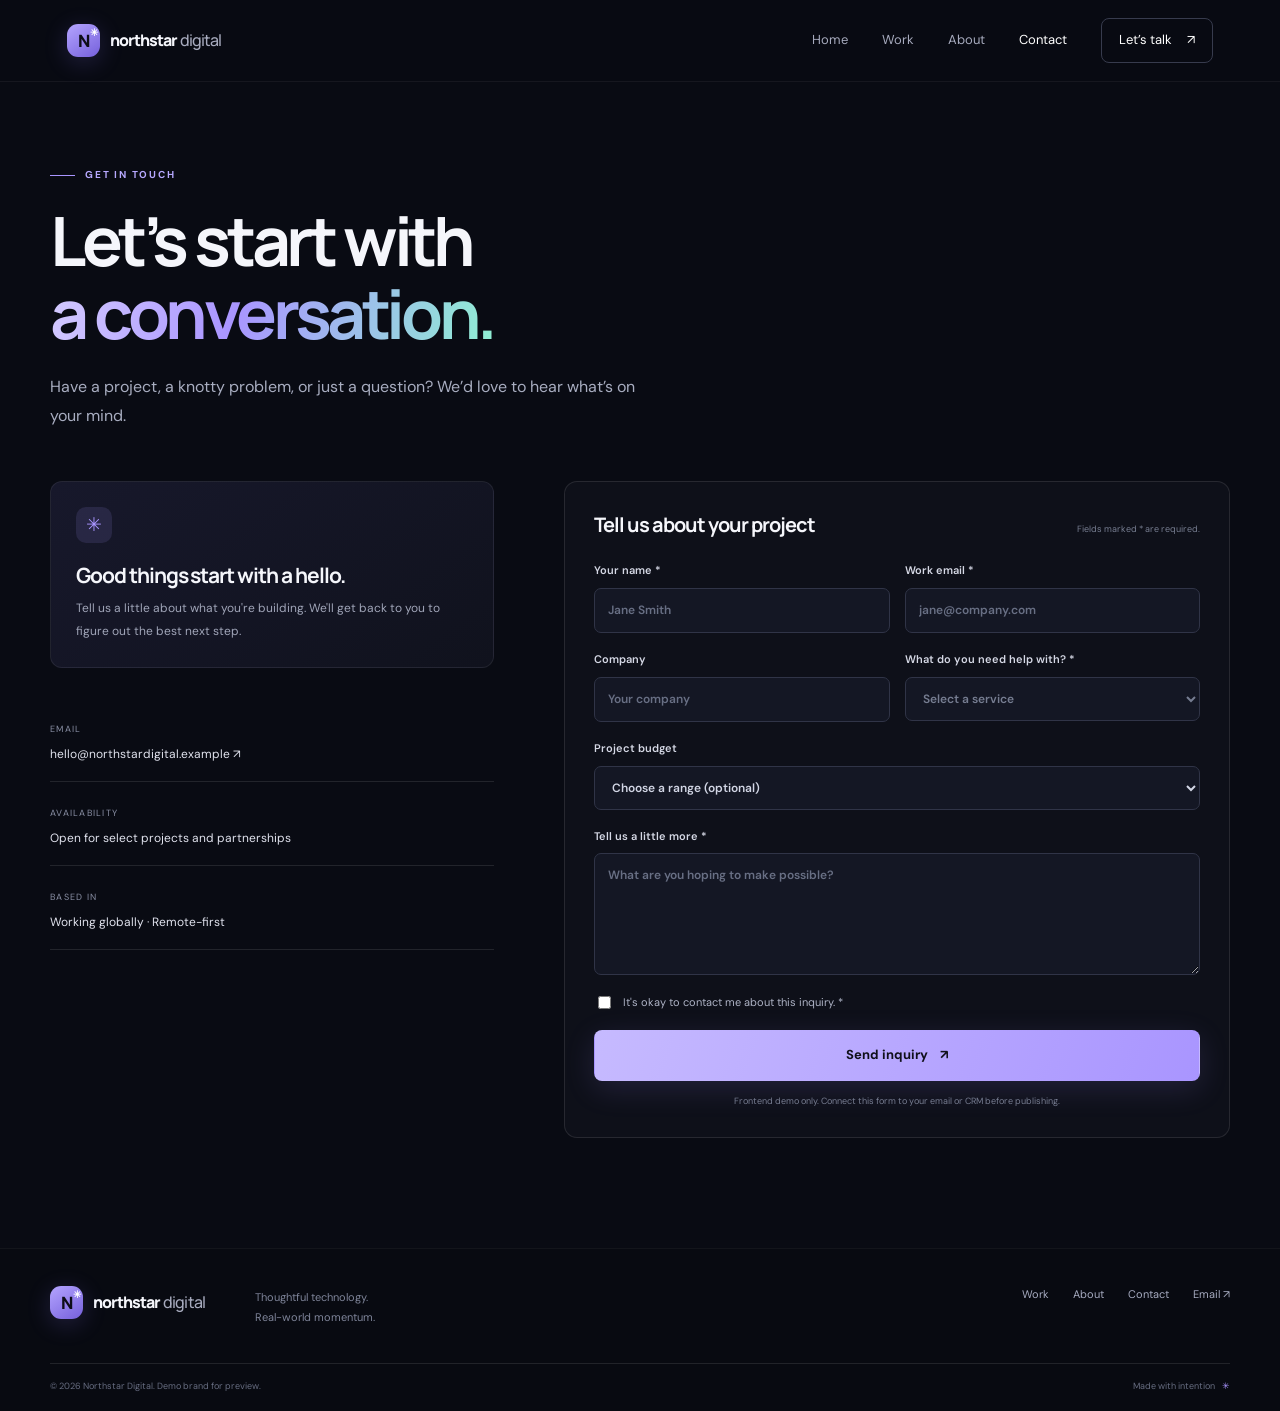
<file: contact.html>
<!DOCTYPE html><html lang="en"><head><meta charset="UTF-8"><meta name="viewport" content="width=device-width, initial-scale=1.0"><title>Contact — Northstar Digital</title><link rel="preconnect" href="https://fonts.googleapis.com"><link href="https://fonts.googleapis.com/css2?family=DM+Sans:wght@400;500;600;700&family=Manrope:wght@400;500;600;700;800&display=swap" rel="stylesheet"><link rel="stylesheet" href="assets/css/styles.css"></head><body>
<header class="site-header"><a class="brand" href="index.html"><span class="brand-mark">N<span>✳</span></span><span>northstar<span class="brand-light">digital</span></span></a><button class="menu-toggle" aria-label="Open navigation" aria-expanded="false"><span></span><span></span></button><nav class="nav-links"><a href="index.html">Home</a><a href="portfolio.html">Work</a><a href="about.html">About</a><a class="active" href="contact.html">Contact</a><a class="nav-cta" href="#contact-form">Let’s talk <span>↗</span></a></nav></header>
<main><section class="page-hero contact-hero section-wrap"><div class="eyebrow"><span class="eyebrow-line"></span> GET IN TOUCH</div><h1>Let’s start with<br><span class="gradient-text">a conversation.</span></h1><p>Have a project, a knotty problem, or just a question? We’d love to hear what’s on your mind.</p></section>
<section class="contact-layout section-wrap"><div class="contact-aside"><div class="contact-note"><span class="note-icon">✳</span><h3>Good things start with a hello.</h3><p>Tell us a little about what you're building. We'll get back to you to figure out the best next step.</p></div><div class="contact-detail"><span>EMAIL</span><a href="mailto:hello@northstardigital.example">hello@northstardigital.example ↗</a></div><div class="contact-detail"><span>AVAILABILITY</span><p>Open for select projects and partnerships</p></div><div class="contact-detail"><span>BASED IN</span><p>Working globally · Remote-first</p></div></div>
<form class="contact-form" id="contact-form"><div class="form-heading"><h2>Tell us about your project</h2><p>Fields marked * are required.</p></div><div class="form-row"><label>Your name *<input name="name" type="text" placeholder="Jane Smith" required autocomplete="name"></label><label>Work email *<input name="email" type="email" placeholder="jane@company.com" required autocomplete="email"></label></div><div class="form-row"><label>Company<input name="company" type="text" placeholder="Your company" autocomplete="organization"></label><label>What do you need help with? *<select name="service" required><option value="" disabled selected>Select a service</option><option>Digital product / web app</option><option>Website & brand experience</option><option>Cloud & engineering</option><option>AI & automation</option><option>Product strategy</option><option>Something else</option></select></label></div><label>Project budget <select name="budget"><option value="" selected>Choose a range (optional)</option><option>Under $5,000</option><option>$5,000–$15,000</option><option>$15,000–$50,000</option><option>$50,000+</option><option>Not sure yet</option></select></label><label>Tell us a little more *<textarea name="message" rows="5" placeholder="What are you hoping to make possible?" required></textarea></label><label class="consent"><input type="checkbox" required> <span>It's okay to contact me about this inquiry. *</span></label><button class="button button-primary submit-button" type="submit">Send inquiry <span>↗</span></button><p class="form-disclaimer">Frontend demo only. Connect this form to your email or CRM before publishing.</p><div class="form-success" role="status" aria-live="polite" hidden><strong>Thanks for reaching out.</strong><span>Your message is validated in this demo. No email has been sent yet.</span></div></form></section></main>
<footer class="site-footer"><div class="footer-main"><a class="brand" href="index.html"><span class="brand-mark">N<span>✳</span></span><span>northstar<span class="brand-light">digital</span></span></a><p>Thoughtful technology.<br>Real-world momentum.</p><div class="footer-links"><a href="portfolio.html">Work</a><a href="about.html">About</a><a href="contact.html">Contact</a><a href="mailto:hello@northstardigital.example">Email ↗</a></div></div><div class="footer-bottom"><span>© <span data-year></span> Northstar Digital. Demo brand for preview.</span><span>Made with intention <span class="heart">✳</span></span></div></footer><script src="assets/js/main.js"></script></body></html>
</file>
<file: assets/css/styles.css>
/* Northstar Digital — responsive frontend concept */
:root{--ink:#f5f6fb;--muted:#a0a5b8;--dim:#73798f;--bg:#090b13;--panel:#10131e;--panel2:#151927;--line:rgba(255,255,255,.1);--purple:#a995ff;--mint:#8ff0d2;--peach:#ffbd9f;--font:"DM Sans",sans-serif;--display:"Manrope",sans-serif;--max:1180px}
*{box-sizing:border-box}html{scroll-behavior:smooth;scroll-padding-top:100px}body{margin:0;background:var(--bg);color:var(--ink);font-family:var(--font);font-size:15px;line-height:1.6;-webkit-font-smoothing:antialiased}a{color:inherit;text-decoration:none}button,input,textarea,select{font:inherit}button,a{-webkit-tap-highlight-color:transparent}img{display:block;max-width:100%}.announcement{height:34px;display:flex;align-items:center;justify-content:center;gap:9px;background:#121522;color:#c6cada;font-size:11px;letter-spacing:.04em}.status-dot,.chip-pulse{width:6px;height:6px;background:var(--mint);border-radius:50%;box-shadow:0 0 12px #8ff0d288}.announcement-sep{color:#51566a}.site-header{height:82px;padding:0 max(5.2vw,24px);display:flex;align-items:center;justify-content:space-between;border-bottom:1px solid rgba(255,255,255,.055);position:relative;z-index:20;background:rgba(9,11,19,.92);backdrop-filter:blur(16px)}.brand{display:flex;align-items:center;gap:10px;font-family:var(--display);font-weight:800;font-size:16px;letter-spacing:-.06em}.brand-mark{width:33px;height:33px;border-radius:11px;background:linear-gradient(145deg,#b4a4ff,#7560db);color:#0d0d18;display:grid;place-items:center;font-size:17px;position:relative;box-shadow:0 5px 24px #8c79ff33}.brand-mark span{font-size:10px;position:absolute;right:3px;top:0;color:#fff}.brand-light{font-weight:500;color:#a6aabd;margin-left:3px}.nav-links{display:flex;align-items:center;gap:34px;font-size:13px;color:#a6aabd}.nav-links>a:not(.nav-cta){transition:color .2s}.nav-links>a:hover,.nav-links>a.active{color:#fff}.nav-cta{border:1px solid #373b4d;padding:11px 17px;border-radius:8px;color:#fff!important;transition:background .2s,border .2s}.nav-cta:hover{background:#1b2030;border-color:#686080}.nav-cta span,.button span{margin-left:12px}.menu-toggle{display:none;background:none;border:0;color:white}.section-wrap{width:min(var(--max),calc(100% - 64px));margin-inline:auto}.hero{min-height:650px;position:relative;overflow:hidden;display:grid;grid-template-columns:1fr 1fr;align-items:center;padding:65px max(calc((100% - var(--max))/2),32px) 86px;background:radial-gradient(ellipse at 76% 45%,#272044 0%,#111222 27%,#090b13 63%)}.hero-grid{position:absolute;inset:0;background-image:linear-gradient(rgba(255,255,255,.025) 1px,transparent 1px),linear-gradient(90deg,rgba(255,255,255,.025) 1px,transparent 1px);background-size:56px 56px;mask-image:linear-gradient(90deg,transparent,#000 60%,#000);pointer-events:none}.hero-glow{position:absolute;width:440px;height:440px;border-radius:50%;background:#6b4ee41a;filter:blur(70px);right:10%;top:20%;pointer-events:none}.hero-copy{position:relative;z-index:2;max-width:570px}.eyebrow{display:flex;align-items:center;gap:10px;color:#b7a9ff;font-size:10px;letter-spacing:.18em;font-weight:700}.eyebrow-line{height:1px;width:25px;background:#a995ff}.hero h1,.page-hero h1,.project-detail-hero h1{font-family:var(--display);font-size:clamp(42px,5.2vw,70px);line-height:1.08;letter-spacing:-.065em;margin:24px 0 22px;font-weight:700}.gradient-text{background:linear-gradient(105deg,#d5ccff 0%,#a995ff 42%,#8ff0d2 100%);-webkit-background-clip:text;background-clip:text;color:transparent}.hero-description,.page-hero>p{font-size:16px;line-height:1.8;color:#a8adc0;max-width:470px}.hero-actions{display:flex;align-items:center;gap:27px;margin-top:30px}.button{display:inline-flex;align-items:center;justify-content:center;border-radius:8px;padding:14px 19px;font-size:13px;font-weight:700;transition:transform .2s,box-shadow .2s,background .2s;border:1px solid transparent;cursor:pointer}.button:hover{transform:translateY(-2px)}.button-primary{color:#10101a;background:linear-gradient(110deg,#c6baff,#a995ff);box-shadow:0 8px 30px #8e7be52a}.button-primary:hover{box-shadow:0 12px 35px #8e7be54a}.text-link{font-size:13px;font-weight:600;color:#d4d7e4}.text-link span{margin-left:7px;color:var(--mint)}.hero-proof{display:flex;align-items:center;gap:13px;margin-top:48px}.avatar-stack{display:flex;padding-left:2px}.avatar-stack span{width:29px;height:29px;border-radius:50%;border:2px solid #11121e;background:linear-gradient(135deg,#b6a7ff,#6257a5);display:grid;place-items:center;margin-left:-4px;font-size:8px;font-weight:700;color:#111}.avatar-stack span:nth-child(2){background:linear-gradient(135deg,#a0e8d8,#438e8b)}.avatar-stack span:nth-child(3){background:linear-gradient(135deg,#ffc5a5,#b96f60)}.avatar-stack span:nth-child(4){background:#292b3d;color:#fff}.hero-proof strong,.hero-proof small{display:block;font-size:11px}.hero-proof strong{font-weight:600}.hero-proof small{color:#7e849a;margin-top:2px}.hero-art{position:relative;min-height:465px;perspective:1000px;z-index:1}.orbit{position:absolute;border:1px solid #a995ff28;border-radius:50%;left:50%;top:49%;transform:translate(-50%,-50%) rotate(-22deg);width:420px;height:210px}.orbit-two{width:440px;height:290px;transform:translate(-50%,-50%) rotate(54deg);border-color:#8ff0d21c}.orbit-three{width:300px;height:360px;transform:translate(-50%,-50%) rotate(76deg);border-color:#fff1}.three-d-object{position:absolute;left:50%;top:47%;width:185px;height:185px;transform-style:preserve-3d;transform:translate(-50%,-50%) rotateX(-26deg) rotateY(-37deg);animation:cube-float 7s ease-in-out infinite}.cube-face{position:absolute;width:150px;height:150px;left:17px;top:17px;border:1px solid #d4caff88;backdrop-filter:blur(5px)}.cube-front{transform:translateZ(75px);background:linear-gradient(140deg,#a995ffdd,#6551b7aa);box-shadow:inset 0 0 40px #e7e1ff55,0 0 60px #a995ff55;display:grid;place-items:center;font:800 72px var(--display);color:#ece8ff;text-shadow:0 3px 15px #33216d}.cube-side{transform:rotateY(90deg) translateZ(75px);background:linear-gradient(145deg,#4c418d,#8ff0d266)}.cube-top{transform:rotateX(90deg) translateZ(75px);background:linear-gradient(135deg,#d6cdff,#8d80d9)}.cube-orb{position:absolute;width:34px;height:34px;border-radius:50%;background:radial-gradient(circle at 30% 25%,#fff,#8ff0d2 35%,#4c7b94 70%);top:-5px;right:-2px;transform:translateZ(95px);box-shadow:0 0 30px #8ff0d288}.glass-card{position:absolute;border:1px solid #ffffff20;background:linear-gradient(145deg,#ffffff14,#ffffff05);backdrop-filter:blur(18px);border-radius:13px;box-shadow:0 20px 65px #0004}.card-back{width:205px;padding:17px;right:0;top:37px;transform:rotate(5deg)}.mini-label{font-size:8px;letter-spacing:.14em;color:#aeb2c7}.pulse-line{height:42px;display:flex;align-items:flex-end;gap:5px;margin:12px 0}.pulse-line i{width:12%;border-radius:4px 4px 1px 1px;background:linear-gradient(#a995ff,#6c5bc2);height:35%}.pulse-line i:nth-child(2){height:65%}.pulse-line i:nth-child(3){height:45%}.pulse-line i:nth-child(4){height:83%}.pulse-line i:nth-child(5){height:60%}.pulse-line i:nth-child(6){height:95%}.pulse-line i:nth-child(7){height:70%}.pulse-line i:nth-child(8){height:100%}.card-foot{border-top:1px solid #ffffff16;padding-top:10px;display:flex;justify-content:space-between;font-size:8px;color:#a3a9bd}.card-foot b{color:var(--mint)}.card-front{width:220px;padding:16px;left:0;bottom:32px;transform:rotate(-5deg)}.tiny-icon{margin-left:auto;width:23px;height:23px;border-radius:7px;background:#8ff0d220;color:var(--mint);display:grid;place-items:center}.metric{font:700 30px var(--display);letter-spacing:-.06em;margin-top:2px}.metric-caption{font-size:9px;color:#a5abc0}.metric-caption span{color:var(--mint);margin-left:5px}.chart-bars{height:47px;display:flex;align-items:flex-end;gap:5px;margin-top:12px}.chart-bars i{flex:1;border-radius:3px 3px 0 0;background:linear-gradient(#a995ff,#7661c9);opacity:.9}.floating-chip{position:absolute;padding:9px 12px;border-radius:8px;border:1px solid #ffffff1b;background:#161828d9;backdrop-filter:blur(12px);font-size:9px;display:flex;align-items:center;gap:7px;box-shadow:0 10px 30px #0003}.chip-one{top:24%;left:8%}.chip-two{right:4%;bottom:21%}.chip-icon{color:var(--purple);font-size:15px}.art-spark{position:absolute;color:#b6a6ff}.spark-one{top:19%;right:24%;font-size:22px}.spark-two{left:24%;bottom:18%;font-size:28px}.hero-bottom{position:absolute;bottom:24px;left:max(calc((100% - var(--max))/2),32px);right:max(calc((100% - var(--max))/2),32px);display:flex;align-items:center;gap:13px;color:#747b90;font-size:9px;letter-spacing:.16em}.scroll-line{height:1px;width:52px;background:#45475a}.hero-bottom span:last-child{margin-left:auto}.logo-strip{padding-block:35px 48px;border-bottom:1px solid var(--line)}.logo-strip>p{text-align:center;color:#6f758a;font-size:9px;letter-spacing:.18em;margin:0 0 25px}.tech-logos{display:flex;justify-content:space-around;gap:24px;flex-wrap:wrap;color:#6e748a;font-size:18px}.tech-logos b{font:700 14px var(--display);letter-spacing:-.04em;margin-left:4px}.section{padding-block:105px}.section-heading{display:flex;align-items:flex-end;justify-content:space-between;gap:35px;margin-bottom:45px}.section-heading h2,.stats-intro h2,.process-section>h2,.story-lead h2,.case-main h2{font:700 clamp(32px,4vw,48px)/1.14 var(--display);letter-spacing:-.06em;margin:18px 0 0}.section-heading>p{max-width:365px;color:var(--muted);font-size:13px;line-height:1.85;margin:0 0 4px}.service-grid{display:grid;grid-template-columns:repeat(3,1fr);gap:17px}.service-card{border:1px solid var(--line);border-radius:13px;background:linear-gradient(145deg,#121522,#0c0e17);padding:25px;min-height:255px;position:relative;transition:transform .25s,border-color .25s}.service-card:hover,.value-card:hover{transform:translateY(-5px);border-color:#8d7bdd55}.service-number{font-size:10px;color:#777e93;letter-spacing:.08em}.service-icon{width:43px;height:43px;border-radius:12px;display:grid;place-items:center;font-size:22px;margin-top:20px}.service-icon.purple{background:#a995ff20;color:var(--purple)}.service-icon.mint{background:#8ff0d21b;color:var(--mint)}.service-icon.peach{background:#ffbd9f1b;color:var(--peach)}.service-card h3{font:700 18px var(--display);letter-spacing:-.04em;margin:18px 0 7px}.service-card p{font-size:12px;color:var(--muted);line-height:1.8;max-width:300px;margin:0}.arrow-link{display:inline-block;margin-top:20px;font-size:11px;font-weight:700;color:#d6d9e6}.arrow-link span{color:var(--mint);margin-left:8px}.work-section{background:#0d0f19;border-top:1px solid #ffffff07;border-bottom:1px solid #ffffff07}.button-outline{border-color:#3a3e50;color:#f5f6fb;background:transparent}.button-outline:hover{background:#171a29}.featured-grid,.portfolio-grid{display:grid;grid-template-columns:1fr 1fr;gap:36px 20px}.project-card{min-width:0;display:block}.project-large{grid-row:span 1}.project-visual{height:280px;border-radius:12px;position:relative;overflow:hidden;background:#171a2b;border:1px solid #ffffff12;isolation:isolate}.project-large .project-visual{height:320px}.project-visual>img{width:100%;height:100%;object-fit:cover;transition:transform .6s;opacity:.72}.project-card:hover .project-visual>img{transform:scale(1.045)}.visual-atlas:after,.visual-verdant:after,.visual-pulse:after{content:"";position:absolute;inset:0;z-index:0;pointer-events:none}.visual-atlas:after{background:linear-gradient(120deg,#151632c9,#6451a24d)}.visual-verdant:after{background:linear-gradient(120deg,#092c28a6,#193b33a8)}.visual-pulse:after{background:linear-gradient(120deg,#182b4cc9,#4b6e9b55)}.dashboard-overlay{position:absolute;z-index:1;left:13%;right:13%;top:17%;bottom:15%;padding:19px;border:1px solid #ffffff48;border-radius:10px;background:#111523db;box-shadow:0 15px 50px #0005;backdrop-filter:blur(12px);transform:perspective(700px) rotateY(-7deg) rotateX(2deg)}.dash-top{display:flex;justify-content:space-between;color:#c4c9d9;font-size:8px;letter-spacing:.14em}.dash-stat{margin-top:20px}.dash-stat small{display:block;color:#a2a9bd;font-size:9px}.dash-stat strong{font:700 23px var(--display);letter-spacing:-.04em}.dash-stat i{font:600 9px var(--font);color:var(--mint);font-style:normal;margin-left:5px}.dash-chart{height:76px;display:flex;align-items:flex-end;gap:8px;border-bottom:1px solid #ffffff22;margin-top:10px}.dash-chart span{flex:1;background:linear-gradient(#a995ff,#7061c7);border-radius:3px 3px 0 0;opacity:.8}.verdant-ui{position:absolute;z-index:1;inset:0;padding:26px;background:linear-gradient(120deg,#082822b8,#1b33265c);display:flex;flex-direction:column;align-items:flex-start}.verdant-brand{font:700 20px var(--display);letter-spacing:-.08em}.verdant-brand span{color:#b8f0d1}.verdant-ui h4{font:600 35px/1.08 var(--display);letter-spacing:-.07em;margin:auto 0 14px}.verdant-button{border:1px solid #ffffff80;border-radius:5px;padding:8px 11px;font-size:9px}.pulse-phone{position:absolute;z-index:1;width:140px;height:235px;left:50%;top:50%;transform:translate(-50%,-50%) rotate(7deg);background:linear-gradient(145deg,#f2f5ff,#cbd7ef);border-radius:23px;border:4px solid #ffffffa8;box-shadow:0 20px 60px #0007;padding:22px 13px;color:#222b4b}.phone-notch{position:absolute;width:44px;height:9px;top:5px;left:50%;transform:translateX(-50%);border-radius:0 0 8px 8px;background:#343b52}.phone-label{font-size:9px;font-weight:700;margin-top:7px}.pulse-ring{width:75px;height:75px;border:5px solid #7f9fef;border-right-color:#d2dafa;border-radius:50%;margin:17px auto 12px;display:flex;align-items:center;justify-content:center;flex-direction:column;font:700 24px var(--display)}.pulse-ring span{font:500 8px var(--font);color:#66718f}.phone-lines i{display:block;height:5px;background:#d3dced;border-radius:5px;margin:7px 0}.phone-lines i:nth-child(2){width:72%}.phone-lines i:nth-child(3){width:86%}.project-meta{display:flex;align-items:center;justify-content:space-between;padding:17px 2px 0;gap:12px}.project-type{font-size:9px;letter-spacing:.12em;color:#969bb1}.project-meta h3{font:700 20px var(--display);letter-spacing:-.05em;margin:6px 0}.project-meta p{font-size:12px;color:var(--muted);margin:0}.round-arrow{flex:0 0 37px;width:37px;height:37px;border:1px solid #3b4052;border-radius:50%;display:grid;place-items:center;color:#dce0ee;transition:background .2s,transform .2s}.project-card:hover .round-arrow{background:#a995ff;color:#111;transform:rotate(45deg)}.stats-section{display:grid;grid-template-columns:.9fr 1.1fr;gap:80px;align-items:center}.stats-intro p{font-size:13px;color:var(--muted);max-width:300px;line-height:1.8;margin-top:18px}.stats-grid{display:grid;grid-template-columns:1fr 1fr;gap:30px 20px;position:relative}.stat{padding-bottom:17px;border-bottom:1px solid var(--line)}.stat strong{font:700 42px var(--display);letter-spacing:-.07em}.stat strong span{font-size:20px;color:var(--purple)}.stat p{font-size:11px;color:var(--muted);margin:4px 0 0}.stats-note{grid-column:1/-1;color:#656b80;font-size:9px}.cta-section{padding:95px 0;position:relative;overflow:hidden;border-top:1px solid #ffffff0b;background:radial-gradient(ellipse at 80% 20%,#3d2b6b 0%,#17152b 34%,#11121e 74%)}.cta-orb{position:absolute;width:330px;height:330px;border-radius:50%;border:1px solid #b6a5ff24;right:12%;top:4%;box-shadow:0 0 0 35px #b6a5ff06,0 0 0 70px #b6a5ff04}.cta-inner{position:relative;z-index:1}.cta-inner h2{font:700 clamp(36px,5vw,57px)/1.1 var(--display);letter-spacing:-.065em;margin:18px 0}.cta-inner p{color:#a9aec2;font-size:13px;margin-bottom:25px}.button-light{background:#f2efff;color:#151323}.site-footer{padding:37px max(calc((100% - var(--max))/2),32px) 18px;background:#080a11;border-top:1px solid #ffffff0b}.footer-main{display:flex;align-items:flex-start;gap:50px;padding-bottom:35px}.footer-main>p{color:#7e8499;font-size:11px;line-height:1.8;margin:2px auto 0 0}.footer-links{display:flex;gap:24px;font-size:11px;color:#a6abc0}.footer-links a:hover{color:white}.footer-bottom{border-top:1px solid var(--line);padding-top:15px;display:flex;justify-content:space-between;gap:20px;font-size:9px;color:#676d81}.heart{color:var(--purple);margin-left:5px}.page-hero{padding-top:85px;padding-bottom:44px}.page-hero h1{font-size:clamp(43px,6vw,68px);margin-top:21px}.page-hero>p{max-width:590px}.portfolio-toolbar{margin-top:50px;padding-top:20px;border-top:1px solid var(--line);display:flex;justify-content:space-between;align-items:center;color:#777e94;font-size:9px;letter-spacing:.12em}.filter-controls{display:flex;gap:6px}.filter-button{background:transparent;border:1px solid transparent;color:#999fb4;border-radius:6px;padding:8px 12px;font-size:10px;letter-spacing:0;cursor:pointer}.filter-button:hover,.filter-button.active{background:#1a1d2c;border-color:#33364a;color:white}.portfolio-grid{padding-bottom:100px}.portfolio-grid .project-card[hidden]{display:none}.about-image{position:relative;height:390px;border-radius:13px;overflow:hidden;border:1px solid var(--line)}.about-image img{width:100%;height:100%;object-fit:cover;filter:brightness(.67)}.image-caption{position:absolute;bottom:0;left:0;right:0;padding:18px 23px;background:linear-gradient(transparent,#090b13dd);display:flex;justify-content:space-between;font-size:9px;letter-spacing:.12em;color:#e1e3ee}.about-story{display:grid;grid-template-columns:1fr 1fr;gap:80px;padding-block:100px}.story-lead h2{font-size:clamp(32px,4vw,46px)}.story-copy p{color:#a6abc0;font-size:13px;line-height:1.95;margin-top:0;margin-bottom:20px}.story-copy .text-link{display:inline-block;margin-top:10px}.values-section{padding:85px 0;background:#0e1019;border-block:1px solid #ffffff08}.values-grid{display:grid;grid-template-columns:repeat(3,1fr);gap:16px;margin-top:38px}.value-card{padding:24px;border:1px solid var(--line);border-radius:11px;transition:transform .2s,border-color .2s}.value-card>span{font-size:10px;color:var(--purple)}.value-card h3{font:700 17px var(--display);letter-spacing:-.04em;margin:25px 0 8px}.value-card p{color:var(--muted);font-size:12px;line-height:1.8;margin:0}.process-section>h2{margin-bottom:42px}.process-list{border-top:1px solid var(--line)}.process-list>div{display:grid;grid-template-columns:70px 1fr 1fr;gap:20px;align-items:center;padding:21px 0;border-bottom:1px solid var(--line)}.process-list>div>span{font-size:11px;color:var(--purple)}.process-list h3{font:600 17px var(--display);letter-spacing:-.04em;margin:0}.process-list p{font-size:12px;color:var(--muted);margin:0;line-height:1.8}.contact-hero{padding-bottom:35px}.contact-layout{display:grid;grid-template-columns:.8fr 1.2fr;gap:70px;padding-bottom:110px}.contact-note{padding:25px;border-radius:12px;background:linear-gradient(145deg,#17182b,#10121d);border:1px solid #ffffff12;margin-bottom:30px}.note-icon{display:grid;place-items:center;width:36px;height:36px;border-radius:10px;background:#a995ff20;color:var(--purple);font-size:19px}.contact-note h3{font:700 21px var(--display);letter-spacing:-.05em;margin:18px 0 8px}.contact-note p{font-size:12px;color:var(--muted);line-height:1.85;margin:0}.contact-detail{padding:17px 0;border-bottom:1px solid var(--line)}.contact-detail>span{font-size:9px;letter-spacing:.14em;color:#8a90a5}.contact-detail p,.contact-detail a{display:block;font-size:12px;color:#e0e2ed;margin:6px 0 0}.contact-detail a:hover{color:var(--mint)}.contact-form{padding:29px;border:1px solid var(--line);border-radius:13px;background:#0e1019}.form-heading{display:flex;justify-content:space-between;align-items:baseline;gap:12px;margin-bottom:24px}.form-heading h2{font:700 20px var(--display);letter-spacing:-.05em;margin:0}.form-heading p{font-size:9px;color:#777e91;margin:0}.contact-form label{display:block;font-size:11px;font-weight:600;color:#d5d8e5;margin-bottom:18px}.form-row{display:grid;grid-template-columns:1fr 1fr;gap:15px}.contact-form input:not([type=checkbox]),.contact-form select,.contact-form textarea{display:block;width:100%;margin-top:8px;padding:12px 13px;border-radius:7px;border:1px solid #303447;background:#141724;color:#f4f5fa;font-size:12px;outline:none;transition:border .2s}.contact-form input:focus,.contact-form select:focus,.contact-form textarea:focus{border-color:#9887f2}.contact-form input::placeholder,.contact-form textarea::placeholder{color:#686f84}.contact-form select{color:#d2d6e5}.contact-form select:invalid{color:#767d91}.contact-form textarea{resize:vertical;min-height:115px}.contact-form .consent{display:flex;align-items:center;gap:9px;color:#aeb3c5;font-weight:400}.consent input{accent-color:#a995ff}.submit-button{width:100%}.form-disclaimer{font-size:9px;color:#777d91;text-align:center;margin:13px 0 0}.form-success{margin-top:18px;border:1px solid #8ff0d255;background:#8ff0d20b;border-radius:8px;padding:13px;color:var(--mint);font-size:12px}.form-success span{display:block;color:#a9b7b8;margin-top:4px;font-size:11px}.project-detail-hero{padding-top:50px;padding-bottom:42px}.back-link{display:inline-block;font-size:11px;color:#9da3b7;margin-bottom:42px}.back-link:hover{color:white}.project-detail-hero h1{font-size:clamp(40px,5.6vw,66px);max-width:900px}.detail-meta{display:flex;gap:65px;margin-top:35px;padding-top:22px;border-top:1px solid var(--line)}.detail-meta>div span{font-size:9px;letter-spacing:.13em;color:#7d8499}.detail-meta p{font-size:11px;color:#d5d8e5;margin:6px 0 0}.detail-image{height:450px;border-radius:13px;overflow:hidden;position:relative;border:1px solid var(--line)}.detail-image img{width:100%;height:100%;object-fit:cover;filter:brightness(.72)}.image-label{position:absolute;bottom:18px;left:20px;font-size:9px;letter-spacing:.16em;color:white;text-shadow:0 1px 8px #000}.case-study{display:grid;grid-template-columns:.8fr 1.2fr;gap:90px;padding-block:100px}.case-main{position:sticky;top:115px;align-self:start}.case-main h2{font-size:39px}.case-intro{color:var(--muted);font-size:12px;line-height:1.9;margin-top:20px}.case-sections article{padding-bottom:30px;margin-bottom:30px;border-bottom:1px solid var(--line)}.case-sections article>span{font-size:9px;letter-spacing:.13em;color:var(--purple)}.case-sections h3{font:700 21px var(--display);letter-spacing:-.04em;margin:12px 0 8px}.case-sections p{font-size:12px;line-height:1.9;color:var(--muted);margin:0}.outcome-metrics{display:flex;gap:60px;margin-top:25px}.outcome-metrics strong{display:block;font:700 33px var(--display);letter-spacing:-.06em;color:var(--mint)}.outcome-metrics span{display:block;font-size:10px;color:#9ba2b7;margin-top:4px}.case-sections .metric-disclaimer{font-size:9px;color:#6c7287;margin-top:20px}.reveal{opacity:0;transform:translateY(16px);transition:opacity .7s ease,transform .7s ease}.reveal.is-visible{opacity:1;transform:translateY(0)}@keyframes cube-float{0%,100%{transform:translate(-50%,-50%) rotateX(-26deg) rotateY(-37deg) translateY(0)}50%{transform:translate(-50%,-50%) rotateX(-20deg) rotateY(-27deg) translateY(-13px)}}@media(prefers-reduced-motion:reduce){*,*:before,*:after{scroll-behavior:auto!important;animation-duration:.01ms!important;animation-iteration-count:1!important;transition-duration:.01ms!important}.reveal{opacity:1;transform:none}}
@media(min-width:1400px){.hero{padding-left:calc((100% - var(--max))/2);padding-right:calc((100% - var(--max))/2)}}
@media(max-width:900px){.hero{grid-template-columns:1fr 1fr;padding-top:65px;min-height:600px}.hero h1{font-size:clamp(40px,5.5vw,58px)}.hero-art{transform:scale(.88);transform-origin:center}.section{padding-block:80px}.stats-section{gap:45px}.contact-layout{gap:35px}.case-study{gap:45px}.detail-meta{gap:30px}}
@media(max-width:700px){.announcement{font-size:9px}.site-header{height:70px;padding-inline:22px}.menu-toggle{display:flex;flex-direction:column;gap:5px;padding:10px;cursor:pointer}.menu-toggle span{width:22px;height:2px;background:#f3f4fa;display:block;transition:transform .2s}.menu-toggle[aria-expanded=true] span:first-child{transform:translateY(3.5px) rotate(45deg)}.menu-toggle[aria-expanded=true] span:last-child{transform:translateY(-3.5px) rotate(-45deg)}.nav-links{display:none;position:absolute;top:69px;left:0;right:0;padding:20px 22px 25px;background:#0d0f19;border-bottom:1px solid var(--line);flex-direction:column;align-items:stretch;gap:0}.nav-links.open{display:flex}.nav-links>a{padding:12px 4px}.nav-links .nav-cta{text-align:center;margin-top:10px}.section-wrap{width:calc(100% - 42px)}.hero{display:block;padding:66px 22px 74px;min-height:0}.hero-copy{max-width:570px}.hero h1{font-size:clamp(42px,11vw,59px)}.hero-description{font-size:14px}.hero-art{min-height:360px;margin-top:18px;transform:scale(.86);transform-origin:center}.orbit{width:340px;height:190px}.orbit-two{width:350px;height:245px}.orbit-three{height:290px}.card-back{right:0;top:10px}.card-front{bottom:8px;left:0}.chip-one{top:20%;left:2%}.chip-two{right:0;bottom:17%}.hero-bottom{left:22px;right:22px;bottom:19px}.logo-strip{padding-block:28px 36px}.tech-logos{justify-content:center;gap:16px 24px}.tech-logos b{font-size:12px}.section{padding-block:67px}.section-heading{display:block;margin-bottom:30px}.section-heading>p{margin-top:18px}.section-heading h2,.stats-intro h2,.process-section>h2{font-size:36px}.service-grid{grid-template-columns:1fr;gap:12px}.service-card{min-height:0;padding:22px}.service-icon{margin-top:14px}.service-card h3{margin-top:13px}.service-card p{max-width:unset}.featured-grid,.portfolio-grid{grid-template-columns:1fr;gap:29px}.project-large .project-visual,.project-visual{height:260px}.dashboard-overlay{left:8%;right:8%;padding:14px}.dash-stat strong{font-size:20px}.section-heading .button{margin-top:22px}.stats-section{grid-template-columns:1fr;gap:30px}.stats-grid{gap:20px 16px}.stat strong{font-size:37px}.cta-section{padding:70px 0}.cta-inner h2{font-size:42px}.footer-main{display:grid;grid-template-columns:1fr 1fr;gap:20px}.footer-main>p{margin:0}.footer-links{grid-column:1/-1;flex-wrap:wrap;gap:18px}.footer-bottom{font-size:8px;line-height:1.6}.page-hero{padding-top:62px;padding-bottom:30px}.page-hero h1{font-size:clamp(42px,10vw,58px)}.page-hero>p{font-size:14px}.portfolio-toolbar{margin-top:32px;align-items:flex-start;gap:15px;flex-direction:column}.filter-controls{flex-wrap:wrap}.filter-button{padding:8px 10px}.portfolio-grid{padding-bottom:70px}.about-image{height:270px}.image-caption{font-size:7px;padding:13px}.about-story{grid-template-columns:1fr;gap:25px;padding-block:65px}.story-lead h2{font-size:37px}.values-section{padding:65px 0}.values-grid{grid-template-columns:1fr;gap:11px;margin-top:28px}.value-card{padding:21px}.value-card h3{margin-top:14px}.process-list>div{grid-template-columns:34px 1fr;gap:10px;padding:18px 0}.process-list p{grid-column:2}.contact-layout{grid-template-columns:1fr;gap:28px;padding-bottom:70px}.contact-form{padding:20px}.form-row{grid-template-columns:1fr;gap:0}.form-heading{display:block}.form-heading p{margin-top:7px}.contact-note{margin-bottom:20px}.project-detail-hero{padding-top:35px}.back-link{margin-bottom:32px}.project-detail-hero h1{font-size:clamp(38px,9vw,54px)}.detail-meta{gap:16px;flex-wrap:wrap}.detail-meta>div{min-width:40%}.detail-image{height:280px}.case-study{grid-template-columns:1fr;gap:30px;padding-block:65px}.case-main{position:static}.case-main h2{font-size:35px}.outcome-metrics{gap:40px}.footer-bottom{align-items:flex-start}}
@media(max-width:390px){.hero h1{font-size:40px}.hero-art{margin-inline:-15px;transform:scale(.76);min-height:320px}.hero-actions{gap:17px}.button{padding:12px 14px}.text-link{font-size:12px}.project-visual,.project-large .project-visual{height:230px}.detail-meta{display:grid;grid-template-columns:1fr 1fr}.contact-form{padding:16px}}
</file>
